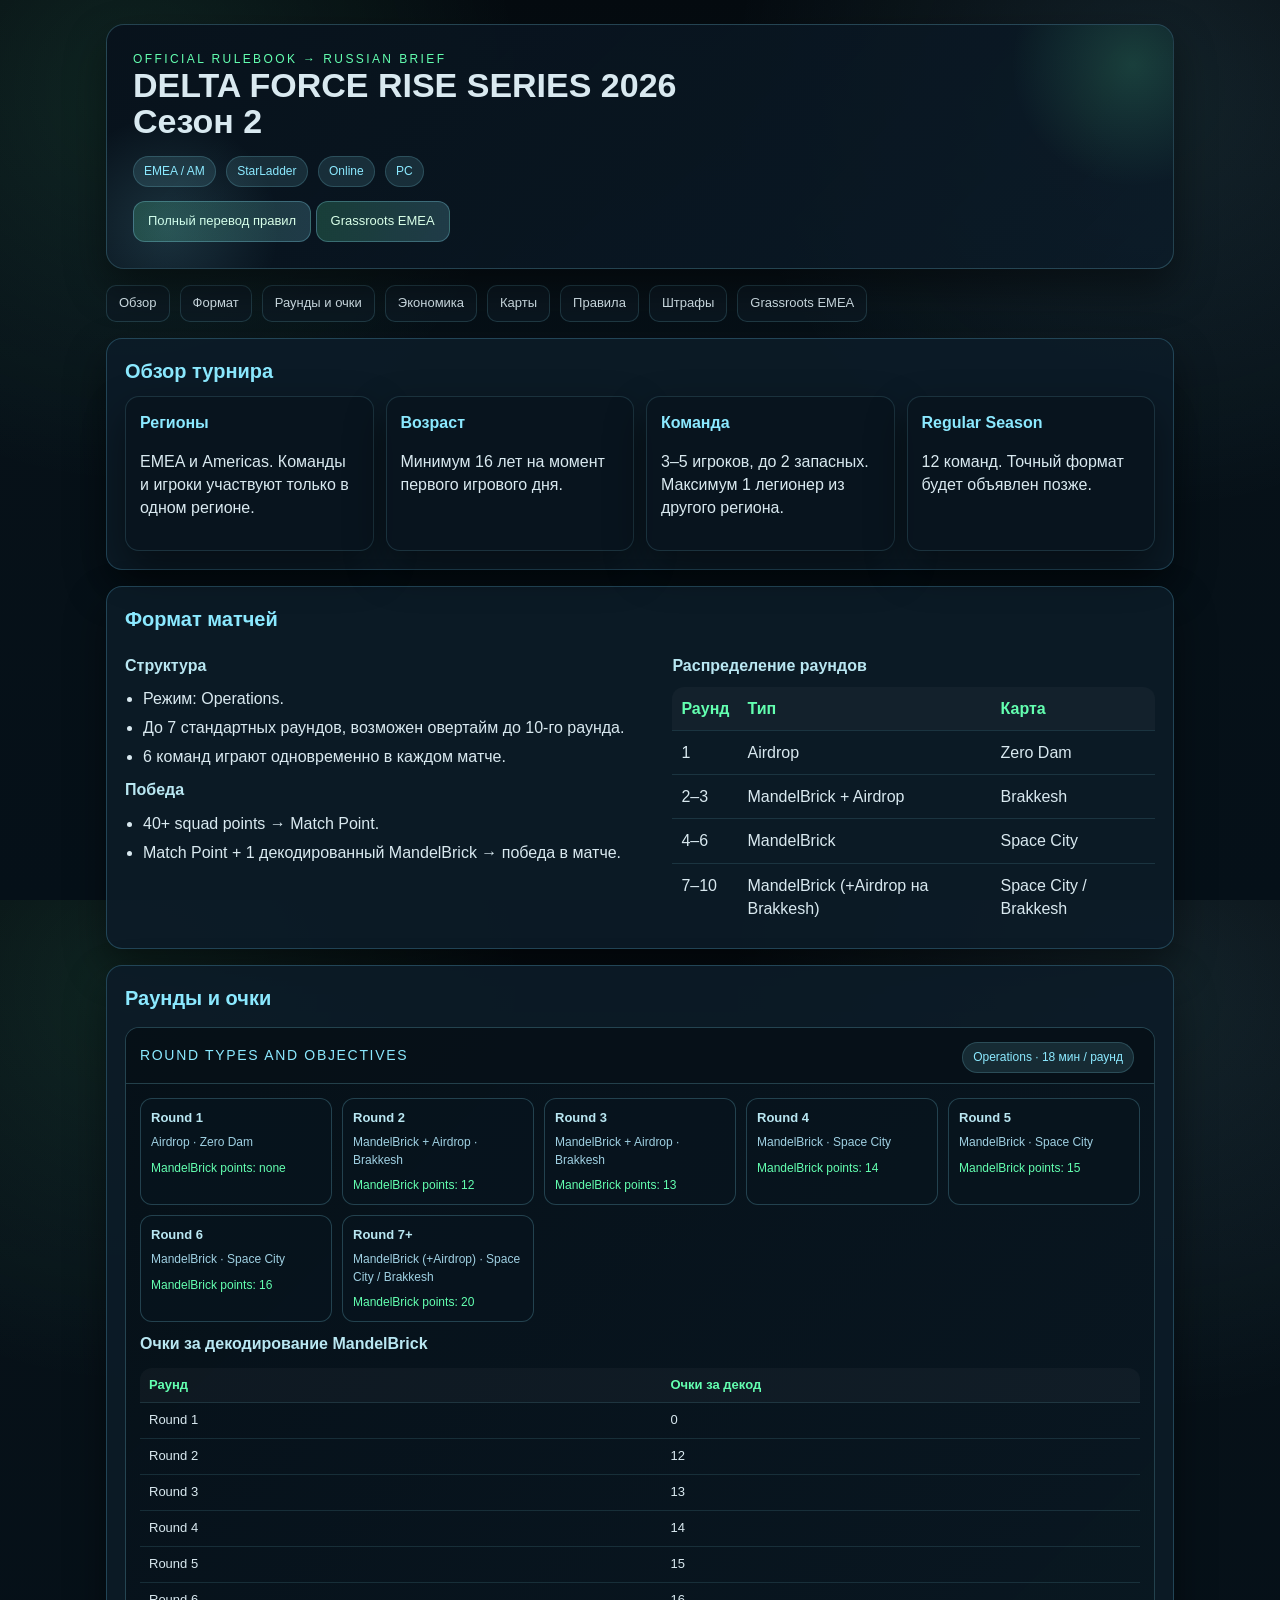
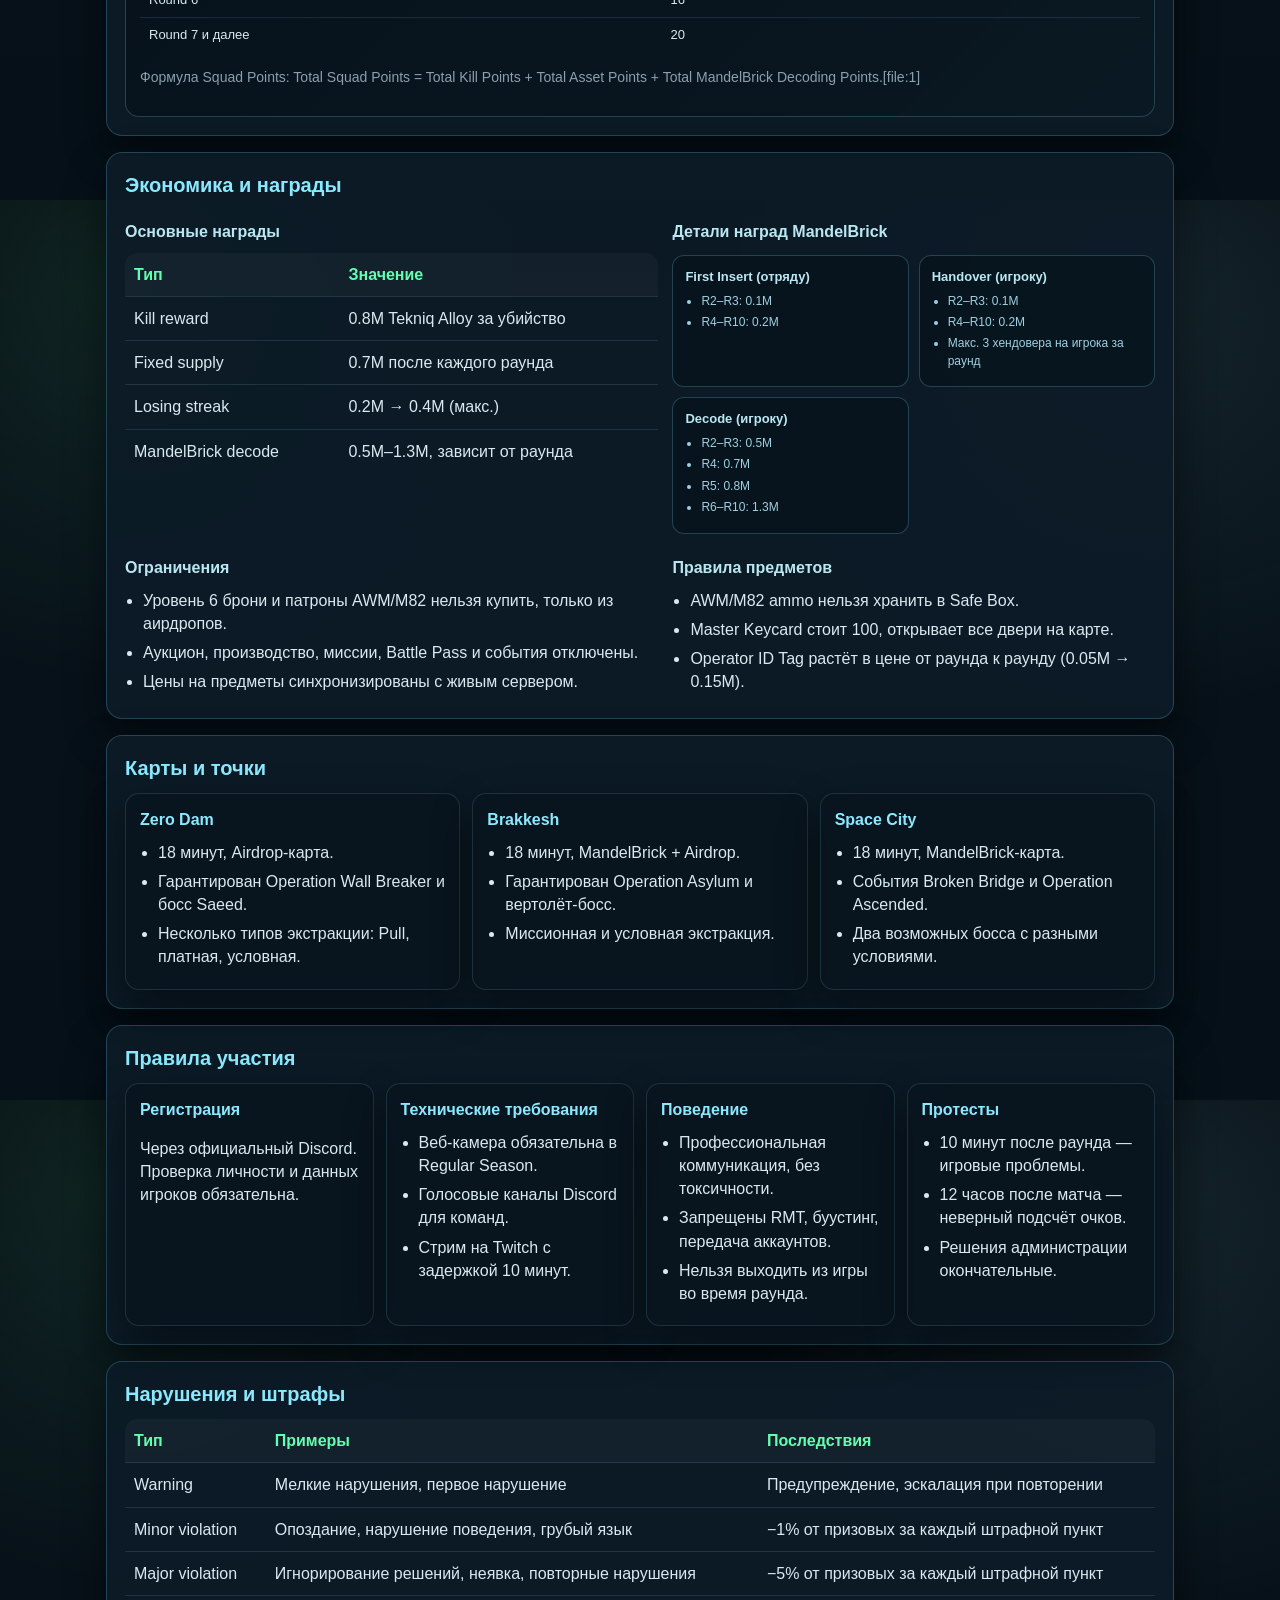
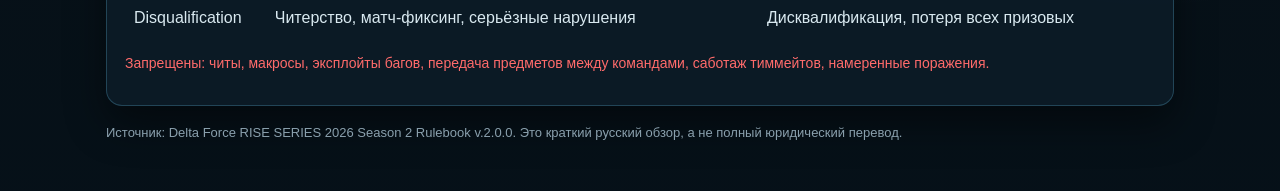
<file: index.html>
<!doctype html>
<html lang="ru">
<head>
  <meta charset="utf-8" />
  <meta name="viewport" content="width=device-width, initial-scale=1" />
  <title>Delta Force RISE SERIES 2026 — Сезон 2 | Правила</title>
  <link rel="stylesheet" href="style.css" />
  <style>
    .rounds-block{margin-top:14px;border:1px solid rgba(139,233,255,.22);border-radius:14px;overflow:hidden;background:linear-gradient(135deg,rgba(6,16,24,.96),rgba(10,24,34,.92))}
    .rounds-head{display:flex;align-items:center;justify-content:space-between;padding:10px 14px;border-bottom:1px solid rgba(139,233,255,.22);background:rgba(6,16,24,.9)}
    .rounds-title{font-size:14px;color:#8be9ff;text-transform:uppercase;letter-spacing:.12em}
    .rounds-body{padding:14px}
    .rounds-grid{display:grid;grid-template-columns:repeat(auto-fit,minmax(180px,1fr));gap:10px}
    .round-card{border:1px solid rgba(139,233,255,.22);border-radius:12px;padding:10px;background:rgba(8,20,30,.85)}
    .round-card h4{margin:0 0 6px;color:#b9e7f2;font-size:13px}
    .round-card .meta{font-size:12px;color:#9fd0e2}
    .round-card .points{margin-top:8px;font-size:12px;color:#63ffb0}
    .points-table{width:100%;border-collapse:collapse;margin-top:12px;border-radius:12px;overflow:hidden}
    .points-table th,.points-table td{border-bottom:1px solid rgba(139,233,255,.12);padding:8px 9px;text-align:left;font-size:13px}
    .points-table th{color:#63ffb0;background:rgba(255,255,255,.03)}
    .economy-grid{display:grid;grid-template-columns:repeat(auto-fit,minmax(200px,1fr));gap:10px;margin-top:12px}
    .eco-card{border:1px solid rgba(139,233,255,.22);border-radius:12px;padding:12px;background:rgba(8,20,30,.85)}
    .eco-card h4{margin:0 0 6px;color:#b9e7f2;font-size:13px}
    .eco-card ul{margin:6px 0 0 16px;padding:0;font-size:12px;color:#9fd0e2}
    .eco-card li{margin:4px 0}
    .full-link{display:inline-block;margin-top:14px;padding:10px 14px;border-radius:12px;background:linear-gradient(90deg,rgba(99,255,176,.18),rgba(139,233,255,.18));border:1px solid rgba(139,233,255,.28);color:#d9ffe8;text-decoration:none;font-size:13px}
    .full-link:hover{border-color:#8be9ff;background:rgba(139,233,255,.22)}
    @media(max-width:760px){.rounds-grid{grid-template-columns:1fr}}
  </style>
</head>
<body>
  <div class="wrap">
    <header class="hero">
      <div class="kicker">Official rulebook → Russian brief</div>
      <h1>DELTA FORCE RISE SERIES 2026<br/>Сезон 2</h1>
      <div class="tags">
        <span class="pill">EMEA / AM</span>
        <span class="pill">StarLadder</span>
        <span class="pill">Online</span>
        <span class="pill">PC</span>
      </div>
      <a class="full-link" href="rulebook_ru_full.html">Полный перевод правил</a>
      <a class="full-link" href="grassroots_emea_ru.html">Grassroots EMEA</a>
    </header>

    <nav class="nav">
      <a href="#overview">Обзор</a>
      <a href="#format">Формат</a>
      <a href="#rounds">Раунды и очки</a>
      <a href="#economy">Экономика</a>
      <a href="#maps">Карты</a>
      <a href="#rules">Правила</a>
      <a href="#penalties">Штрафы</a>
      <a href="grassroots_emea_ru.html">Grassroots EMEA</a>
    </nav>

    <main>
      <section id="overview" class="section">
        <h2>Обзор турнира</h2>
        <div class="grid">
          <div class="card">
            <h3>Регионы</h3>
            <p>EMEA и Americas. Команды и игроки участвуют только в одном регионе.</p>
          </div>
          <div class="card">
            <h3>Возраст</h3>
            <p>Минимум 16 лет на момент первого игрового дня.</p>
          </div>
          <div class="card">
            <h3>Команда</h3>
            <p>3–5 игроков, до 2 запасных. Максимум 1 легионер из другого региона.</p>
          </div>
          <div class="card">
            <h3>Regular Season</h3>
            <p>12 команд. Точный формат будет объявлен позже.</p>
          </div>
        </div>
      </section>

      <section id="format" class="section">
        <h2>Формат матчей</h2>
        <div class="two">
          <div>
            <h3>Структура</h3>
            <ul>
              <li>Режим: Operations.</li>
              <li>До 7 стандартных раундов, возможен овертайм до 10-го раунда.</li>
              <li>6 команд играют одновременно в каждом матче.</li>
            </ul>
            <h3>Победа</h3>
            <ul>
              <li>40+ squad points → Match Point.</li>
              <li>Match Point + 1 декодированный MandelBrick → победа в матче.</li>
            </ul>
          </div>
          <div>
            <h3>Распределение раундов</h3>
            <table>
              <tr><th>Раунд</th><th>Тип</th><th>Карта</th></tr>
              <tr><td>1</td><td>Airdrop</td><td>Zero Dam</td></tr>
              <tr><td>2–3</td><td>MandelBrick + Airdrop</td><td>Brakkesh</td></tr>
              <tr><td>4–6</td><td>MandelBrick</td><td>Space City</td></tr>
              <tr><td>7–10</td><td>MandelBrick (+Airdrop на Brakkesh)</td><td>Space City / Brakkesh</td></tr>
            </table>
          </div>
        </div>
      </section>

      <section id="rounds" class="section">
        <h2>Раунды и очки</h2>
        <div class="rounds-block">
          <div class="rounds-head">
            <div class="rounds-title">Round Types and Objectives</div>
            <div class="pill">Operations · 18 мин / раунд</div>
          </div>
          <div class="rounds-body">
            <div class="rounds-grid">
              <div class="round-card">
                <h4>Round 1</h4>
                <div class="meta">Airdrop · Zero Dam</div>
                <div class="points">MandelBrick points: none</div>
              </div>
              <div class="round-card">
                <h4>Round 2</h4>
                <div class="meta">MandelBrick + Airdrop · Brakkesh</div>
                <div class="points">MandelBrick points: 12</div>
              </div>
              <div class="round-card">
                <h4>Round 3</h4>
                <div class="meta">MandelBrick + Airdrop · Brakkesh</div>
                <div class="points">MandelBrick points: 13</div>
              </div>
              <div class="round-card">
                <h4>Round 4</h4>
                <div class="meta">MandelBrick · Space City</div>
                <div class="points">MandelBrick points: 14</div>
              </div>
              <div class="round-card">
                <h4>Round 5</h4>
                <div class="meta">MandelBrick · Space City</div>
                <div class="points">MandelBrick points: 15</div>
              </div>
              <div class="round-card">
                <h4>Round 6</h4>
                <div class="meta">MandelBrick · Space City</div>
                <div class="points">MandelBrick points: 16</div>
              </div>
              <div class="round-card">
                <h4>Round 7+</h4>
                <div class="meta">MandelBrick (+Airdrop) · Space City / Brakkesh</div>
                <div class="points">MandelBrick points: 20</div>
              </div>
            </div>

            <h3>Очки за декодирование MandelBrick</h3>
            <table class="points-table">
              <tr><th>Раунд</th><th>Очки за декод</th></tr>
              <tr><td>Round 1</td><td>0</td></tr>
              <tr><td>Round 2</td><td>12</td></tr>
              <tr><td>Round 3</td><td>13</td></tr>
              <tr><td>Round 4</td><td>14</td></tr>
              <tr><td>Round 5</td><td>15</td></tr>
              <tr><td>Round 6</td><td>16</td></tr>
              <tr><td>Round 7 и далее</td><td>20</td></tr>
            </table>

            <p class="note">Формула Squad Points: Total Squad Points = Total Kill Points + Total Asset Points + Total MandelBrick Decoding Points.[file:1]</p>
          </div>
        </div>
      </section>

      <section id="economy" class="section">
        <h2>Экономика и награды</h2>
        <div class="two">
          <div>
            <h3>Основные награды</h3>
            <table>
              <tr><th>Тип</th><th>Значение</th></tr>
              <tr><td>Kill reward</td><td>0.8M Tekniq Alloy за убийство</td></tr>
              <tr><td>Fixed supply</td><td>0.7M после каждого раунда</td></tr>
              <tr><td>Losing streak</td><td>0.2M → 0.4M (макс.)</td></tr>
              <tr><td>MandelBrick decode</td><td>0.5M–1.3M, зависит от раунда</td></tr>
            </table>
          </div>
          <div>
            <h3>Детали наград MandelBrick</h3>
            <div class="economy-grid">
              <div class="eco-card">
                <h4>First Insert (отряду)</h4>
                <ul>
                  <li>R2–R3: 0.1M</li>
                  <li>R4–R10: 0.2M</li>
                </ul>
              </div>
              <div class="eco-card">
                <h4>Handover (игроку)</h4>
                <ul>
                  <li>R2–R3: 0.1M</li>
                  <li>R4–R10: 0.2M</li>
                  <li>Макс. 3 хендовера на игрока за раунд</li>
                </ul>
              </div>
              <div class="eco-card">
                <h4>Decode (игроку)</h4>
                <ul>
                  <li>R2–R3: 0.5M</li>
                  <li>R4: 0.7M</li>
                  <li>R5: 0.8M</li>
                  <li>R6–R10: 1.3M</li>
                </ul>
              </div>
            </div>
          </div>
        </div>
        <div class="two" style="margin-top:12px">
          <div>
            <h3>Ограничения</h3>
            <ul>
              <li>Уровень 6 брони и патроны AWM/M82 нельзя купить, только из аирдропов.</li>
              <li>Аукцион, производство, миссии, Battle Pass и события отключены.</li>
              <li>Цены на предметы синхронизированы с живым сервером.</li>
            </ul>
          </div>
          <div>
            <h3>Правила предметов</h3>
            <ul>
              <li>AWM/M82 ammo нельзя хранить в Safe Box.</li>
              <li>Master Keycard стоит 100, открывает все двери на карте.</li>
              <li>Operator ID Tag растёт в цене от раунда к раунду (0.05M → 0.15M).</li>
            </ul>
          </div>
        </div>
      </section>

      <section id="maps" class="section">
        <h2>Карты и точки</h2>
        <div class="grid">
          <div class="card">
            <h3>Zero Dam</h3>
            <ul>
              <li>18 минут, Airdrop-карта.</li>
              <li>Гарантирован Operation Wall Breaker и босс Saeed.</li>
              <li>Несколько типов экстракции: Pull, платная, условная.</li>
            </ul>
          </div>
          <div class="card">
            <h3>Brakkesh</h3>
            <ul>
              <li>18 минут, MandelBrick + Airdrop.</li>
              <li>Гарантирован Operation Asylum и вертолёт-босс.</li>
              <li>Миссионная и условная экстракция.</li>
            </ul>
          </div>
          <div class="card">
            <h3>Space City</h3>
            <ul>
              <li>18 минут, MandelBrick-карта.</li>
              <li>События Broken Bridge и Operation Ascended.</li>
              <li>Два возможных босса с разными условиями.</li>
            </ul>
          </div>
        </div>
      </section>

      <section id="rules" class="section">
        <h2>Правила участия</h2>
        <div class="grid">
          <div class="card">
            <h3>Регистрация</h3>
            <p>Через официальный Discord. Проверка личности и данных игроков обязательна.</p>
          </div>
          <div class="card">
            <h3>Технические требования</h3>
            <ul>
              <li>Веб-камера обязательна в Regular Season.</li>
              <li>Голосовые каналы Discord для команд.</li>
              <li>Стрим на Twitch с задержкой 10 минут.</li>
            </ul>
          </div>
          <div class="card">
            <h3>Поведение</h3>
            <ul>
              <li>Профессиональная коммуникация, без токсичности.</li>
              <li>Запрещены RMT, буустинг, передача аккаунтов.</li>
              <li>Нельзя выходить из игры во время раунда.</li>
            </ul>
          </div>
          <div class="card">
            <h3>Протесты</h3>
            <ul>
              <li>10 минут после раунда — игровые проблемы.</li>
              <li>12 часов после матча — неверный подсчёт очков.</li>
              <li>Решения администрации окончательные.</li>
            </ul>
          </div>
        </div>
      </section>

      <section id="penalties" class="section">
        <h2>Нарушения и штрафы</h2>
        <table>
          <tr><th>Тип</th><th>Примеры</th><th>Последствия</th></tr>
          <tr><td>Warning</td><td>Мелкие нарушения, первое нарушение</td><td>Предупреждение, эскалация при повторении</td></tr>
          <tr><td>Minor violation</td><td>Опоздание, нарушение поведения, грубый язык</td><td>−1% от призовых за каждый штрафной пункт</td></tr>
          <tr><td>Major violation</td><td>Игнорирование решений, неявка, повторные нарушения</td><td>−5% от призовых за каждый штрафной пункт</td></tr>
          <tr><td>Disqualification</td><td>Читерство, матч-фиксинг, серьёзные нарушения</td><td>Дисквалификация, потеря всех призовых</td></tr>
        </table>
        <p class="note danger">Запрещены: читы, макросы, эксплойты багов, передача предметов между командами, саботаж тиммейтов, намеренные поражения.</p>
      </section>
    </main>

    <footer class="footer">
      Источник: Delta Force RISE SERIES 2026 Season 2 Rulebook v.2.0.0. Это краткий русский обзор, а не полный юридический перевод.
    </footer>
  </div>
</body>
</html>
</file>
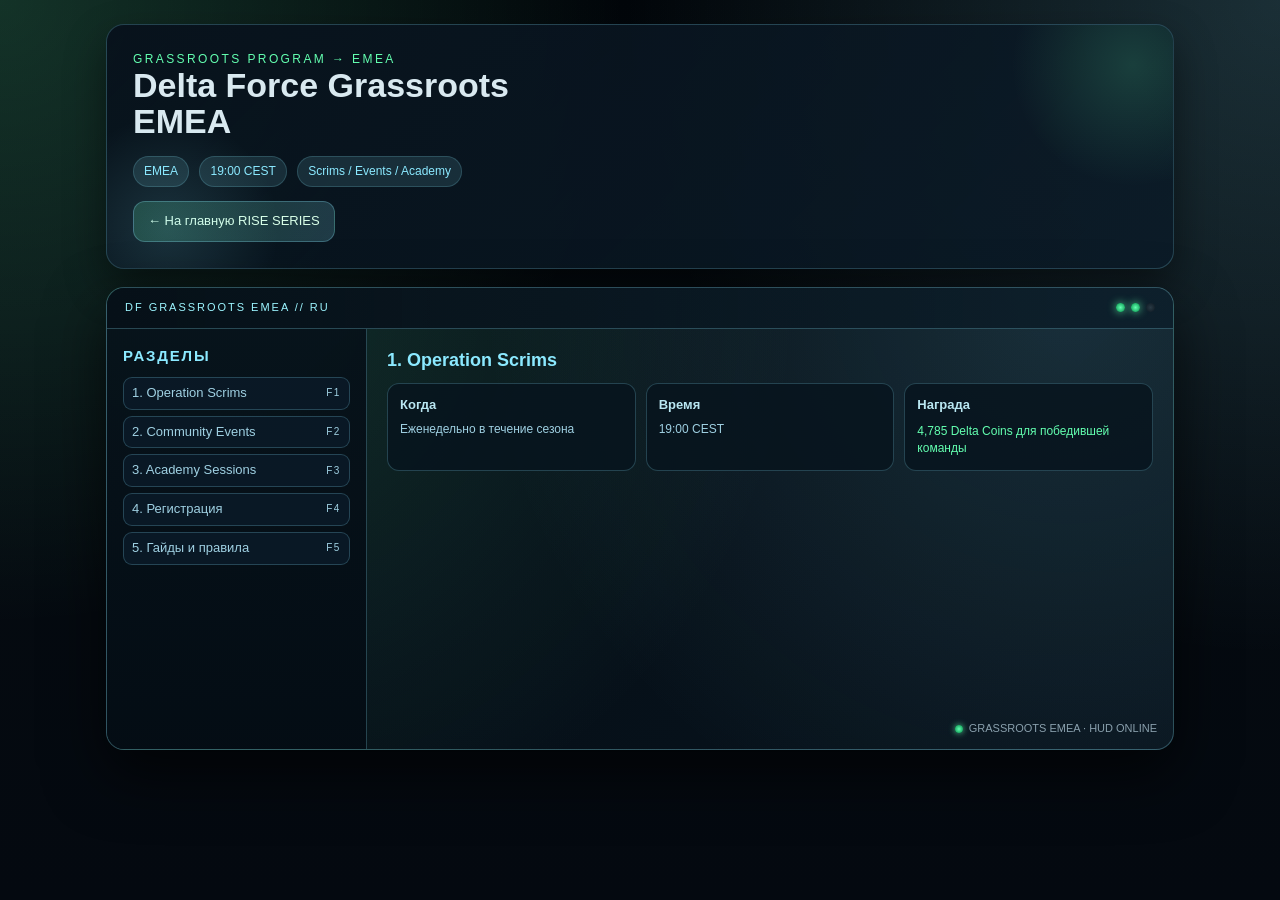
<file: grassroots_emea_ru.html>
<!doctype html>
<html lang="ru">
<head>
  <meta charset="utf-8" />
  <meta name="viewport" content="width=device-width, initial-scale=1" />
  <title>Delta Force Grassroots | EMEA — Кратко на русском</title>
  <link rel="stylesheet" href="style.css" />
  <style>
    body{background:
      radial-gradient(circle at 0% 0%, rgba(99,255,176,.18), transparent 40%),
      radial-gradient(circle at 100% 0%, rgba(139,233,255,.18), transparent 42%),
      linear-gradient(180deg,#02060a 0%,#050b10 35%,#040910 100%);
    }
    .hud-shell{margin-top:18px;border-radius:18px;overflow:hidden;position:relative;border:1px solid rgba(139,233,255,.28);box-shadow:0 24px 60px rgba(0,0,0,.65);background:radial-gradient(circle at 10% 0%,rgba(99,255,176,.14),transparent 55%),radial-gradient(circle at 90% 0%,rgba(139,233,255,.14),transparent 55%),linear-gradient(135deg,rgba(4,12,20,.95),rgba(8,20,30,.98));}
    .hud-top{display:flex;justify-content:space-between;align-items:center;padding:12px 18px;border-bottom:1px solid rgba(139,233,255,.25);background:linear-gradient(90deg,rgba(6,16,24,1),rgba(12,30,42,.85));}
    .hud-logo{text-transform:uppercase;letter-spacing:.18em;font-size:11px;color:#9cf5ff}
    .hud-leds{display:flex;gap:6px}
    .hud-led{width:9px;height:9px;border-radius:50%;background:radial-gradient(circle,#63ffb0,#008b46);box-shadow:0 0 8px rgba(99,255,176,.8)}
    .hud-led.off{background:radial-gradient(circle,#293944,#0b1720);box-shadow:none}
    .hud-main{display:grid;grid-template-columns:260px 1fr;min-height:420px}
    .hud-sidebar{border-right:1px solid rgba(139,233,255,.25);background:linear-gradient(180deg,rgba(6,18,26,.96),rgba(4,12,20,.96));padding:16px}
    .hud-sidebar h2{margin-top:0;color:#8be9ff;font-size:15px;text-transform:uppercase;letter-spacing:.12em}
    .hud-list{list-style:none;margin:0;padding:0;font-size:13px}
    .hud-list li{margin:6px 0;padding:6px 8px;border-radius:9px;border:1px solid rgba(139,233,255,.22);background:rgba(11,27,40,.85);cursor:pointer;display:flex;justify-content:space-between;align-items:center}
    .hud-list li span{color:#9fd0e2}
    .hud-key{font-size:10px;color:#63ffb0;text-transform:uppercase;letter-spacing:.16em}
    .hud-content{padding:18px 20px;position:relative}
    .hud-section{display:none;animation:hudFade .35s ease-out forwards}
    .hud-section.active{display:block}
    .hud-section h3{margin-top:0;color:#8be9ff;font-size:18px}
    .hud-section h4{margin-top:18px;color:#b9e7f2;font-size:15px}
    .hud-section p,.hud-section ul{font-size:14px}
    .hud-section ul{margin:6px 0 0 18px}
    .hud-section li{margin:4px 0}
    .hud-status{position:absolute;right:16px;bottom:12px;font-size:11px;color:#8aa0ad;display:flex;align-items:center;gap:6px}
    .hud-status-dot{width:8px;height:8px;border-radius:50%;background:radial-gradient(circle,#63ffb0,#008b46);box-shadow:0 0 6px rgba(99,255,176,.8)}
    .back-link{display:inline-block;margin-top:14px;padding:10px 14px;border-radius:12px;background:linear-gradient(90deg,rgba(99,255,176,.18),rgba(139,233,255,.18));border:1px solid rgba(139,233,255,.28);color:#d9ffe8;text-decoration:none;font-size:13px}
    .back-link:hover{border-color:#8be9ff;background:rgba(139,233,255,.22)}
    .info-grid{display:grid;grid-template-columns:repeat(auto-fit,minmax(180px,1fr));gap:10px;margin-top:10px}
    .info-card{border:1px solid rgba(139,233,255,.22);border-radius:12px;padding:12px;background:rgba(8,20,30,.85)}
    .info-card h4{margin:0 0 6px;color:#b9e7f2;font-size:13px}
    .info-card .meta{font-size:12px;color:#9fd0e2}
    .info-card .prize{margin-top:8px;font-size:12px;color:#63ffb0}
    .date-list{margin:8px 0 0 16px;padding:0;font-size:12px;color:#9fd0e2}
    .date-list li{margin:4px 0}
    .link-list{margin:8px 0 0 16px;padding:0;font-size:12px;color:#9fd0e2}
    .link-list a{color:#8be9ff;text-decoration:none}
    .link-list a:hover{text-decoration:underline}
    @keyframes hudFade{from{opacity:0;transform:translateY(8px)}to{opacity:1;transform:translateY(0)}}
    @media(max-width:960px){.hud-main{grid-template-columns:1fr}.hud-sidebar{border-right:none;border-bottom:1px solid rgba(139,233,255,.25)}}
  </style>
</head>
<body>
  <div class="wrap">
    <header class="hero">
      <div class="kicker">Grassroots Program → EMEA</div>
      <h1>Delta Force Grassroots<br/>EMEA</h1>
      <div class="tags">
        <span class="pill">EMEA</span>
        <span class="pill">19:00 CEST</span>
        <span class="pill">Scrims / Events / Academy</span>
      </div>
      <a class="back-link" href="index.html">← На главную RISE SERIES</a>
    </header>

    <div class="hud-shell">
      <div class="hud-top">
        <div class="hud-logo">DF GRASSROOTS EMEA // RU</div>
        <div class="hud-leds">
          <div class="hud-led"></div>
          <div class="hud-led"></div>
          <div class="hud-led off"></div>
        </div>
      </div>
      <div class="hud-main">
        <aside class="hud-sidebar">
          <h2>РАЗДЕЛЫ</h2>
          <ul class="hud-list">
            <li data-target="sec1"><span>1. Operation Scrims</span><span class="hud-key">F1</span></li>
            <li data-target="sec2"><span>2. Community Events</span><span class="hud-key">F2</span></li>
            <li data-target="sec3"><span>3. Academy Sessions</span><span class="hud-key">F3</span></li>
            <li data-target="sec4"><span>4. Регистрация</span><span class="hud-key">F4</span></li>
            <li data-target="sec5"><span>5. Гайды и правила</span><span class="hud-key">F5</span></li>
          </ul>
        </aside>
        <section class="hud-content">
          <!-- 1. Operation Scrims -->
          <div id="sec1" class="hud-section active">
            <h3>1. Operation Scrims</h3>
            <div class="info-grid">
              <div class="info-card">
                <h4>Когда</h4>
                <div class="meta">Еженедельно в течение сезона</div>
              </div>
              <div class="info-card">
                <h4>Время</h4>
                <div class="meta">19:00 CEST</div>
              </div>
              <div class="info-card">
                <h4>Награда</h4>
                <div class="prize">4,785 Delta Coins для победившей команды</div>
              </div>
            </div>
          </div>

          <!-- 2. Community Events -->
          <div id="sec2" class="hud-section">
            <h3>2. Community Events</h3>
            <div class="info-grid">
              <div class="info-card">
                <h4>Event #1</h4>
                <ul class="date-list">
                  <li>Qualifiers: 16, 18 и 20 августа</li>
                  <li>Finals: 22–23 августа</li>
                </ul>
                <div class="prize">$2,000 cash prize за финал</div>
              </div>
              <div class="info-card">
                <h4>Event #2</h4>
                <ul class="date-list">
                  <li>Qualifiers: 1, 8 и 15 ноября</li>
                  <li>Finals: 21–22 ноября</li>
                </ul>
                <div class="prize">$2,000 cash prize за финал</div>
              </div>
              <div class="info-card">
                <h4>Время</h4>
                <div class="meta">19:00 CEST</div>
              </div>
            </div>
          </div>

          <!-- 3. Academy Sessions -->
          <div id="sec3" class="hud-section">
            <h3>3. Academy Sessions</h3>
            <div class="info-grid">
              <div class="info-card">
                <h4>Даты</h4>
                <ul class="date-list">
                  <li>27 августа</li>
                  <li>10 и 24 сентября</li>
                  <li>1, 15 и 29 октября</li>
                  <li>12 и 26 ноября</li>
                </ul>
              </div>
              <div class="info-card">
                <h4>Формат</h4>
                <div class="meta">Академические сессии для игроков: практика, советы, поиск тиммейтов.</div>
              </div>
            </div>
          </div>

          <!-- 4. Регистрация -->
          <div id="sec4" class="hud-section">
            <h3>4. Как зарегистрироваться</h3>
            <div class="info-grid">
              <div class="info-card">
                <h4>Команды</h4>
                <ul class="link-list">
                  <li><a href="#" target="_blank">Community Events: emea-event-1-registration</a></li>
                  <li><a href="#" target="_blank">Scrims: emea-scrims-registration</a></li>
                </ul>
              </div>
              <div class="info-card">
                <h4>Соло</h4>
                <ul class="link-list">
                  <li><a href="#" target="_blank">Solo Registration: emea-solo-registration</a></li>
                  <li><a href="https://forms.gle/nZiFamu3CQdPCxHGA" target="_blank">Форма соло‑игрока</a></li>
                </ul>
              </div>
              <div class="info-card">
                <h4>Поиск команды</h4>
                <ul class="link-list">
                  <li><a href="#" target="_blank">Канал looking-for-team</a></li>
                  <li><a href="https://forms.gle/nZiFamu3CQdPCxHGA" target="_blank">Регистрация соло (форма)</a></li>
                </ul>
              </div>
            </div>
            <p class="note" style="margin-top:10px">Если нужна помощь, используй канал emea-support.</p>
          </div>

          <!-- 5. Гайды и правила -->
          <div id="sec5" class="hud-section">
            <h3>5. Гайды и правила</h3>
            <ul class="link-list">
              <li><a href="https://docs.google.com/document/d/1Z2-71S22kd0q0dNOTSPDnXwQyplltMOltUxATswzVcA/edit?usp=drive_link" target="_blank">Registration Guide</a></li>
              <li><a href="https://docs.google.com/document/d/1-LtsFhHSd9TqhIL-D1bdtUijVcw_AeulnSG8pI4t7SY/edit?tab=t.0" target="_blank">Game Client Guide</a></li>
              <li><a href="https://docs.google.com/document/d/1kjx-Kr_e8S7mKYZbfKHrHuG92e-HZ0BchCZp8srr2yU/edit?tab=t.0" target="_blank">Community Event Rulebook</a></li>
              <li><a href="https://docs.google.com/document/d/1WtzH_QjVE46fNVF2fFdW4-33qUdppOH94NwrOT4yUyY/edit?usp=drive_link" target="_blank">Scrims Rulebook</a></li>
            </ul>
          </div>

          <div class="hud-status">
            <span class="hud-status-dot"></span>
            <span>GRASSROOTS EMEA · HUD ONLINE</span>
          </div>
        </section>
      </div>
    </div>
  </div>

  <script>
    const items = document.querySelectorAll('.hud-list li');
    const sections = document.querySelectorAll('.hud-section');
    items.forEach(item => {
      item.addEventListener('click', () => {
        const target = item.dataset.target;
        sections.forEach(s => {
          s.classList.toggle('active', s.id === target);
        });
      });
    });
  </script>
</body>
</html>
</file>
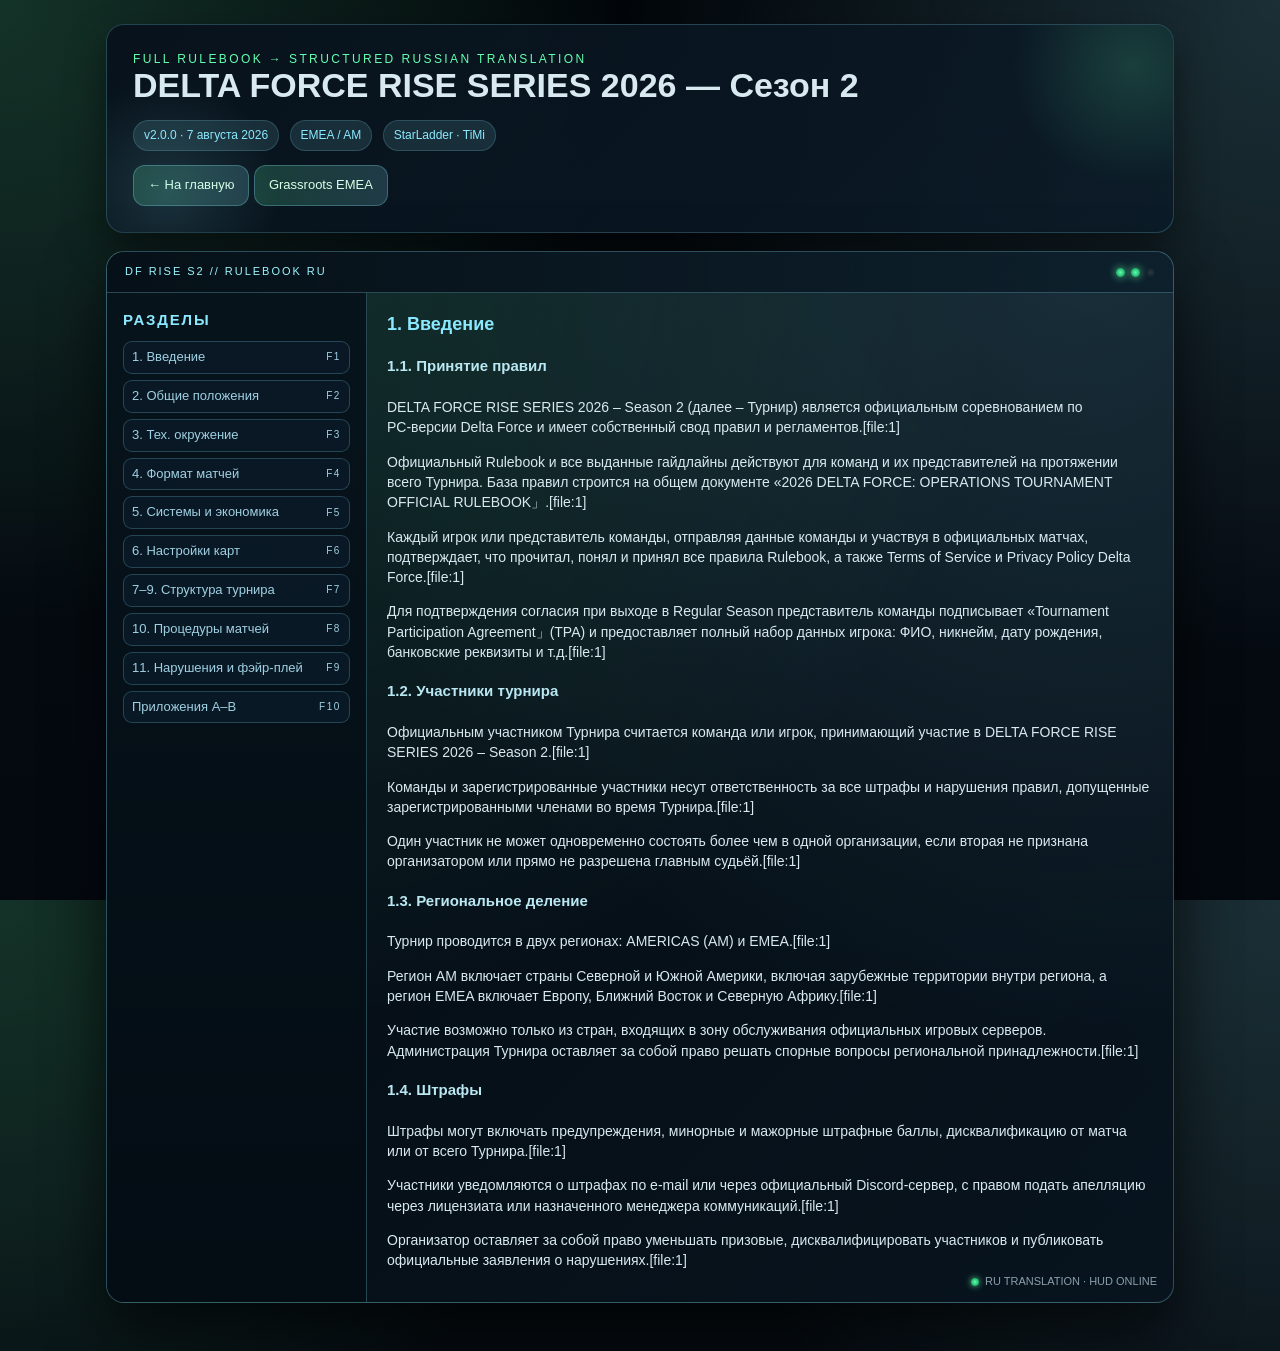
<file: rulebook_ru_full.html>
<!doctype html>
<html lang="ru">
<head>
  <meta charset="utf-8" />
  <meta name="viewport" content="width=device-width, initial-scale=1" />
  <title>Delta Force RISE SERIES 2026 — Полный перевод правил</title>
  <link rel="stylesheet" href="style.css" />
  <style>
    body{background:
      radial-gradient(circle at 0% 0%, rgba(99,255,176,.18), transparent 40%),
      radial-gradient(circle at 100% 0%, rgba(139,233,255,.18), transparent 42%),
      linear-gradient(180deg,#02060a 0%,#050b10 35%,#040910 100%);
    }
    .hud-shell{margin-top:18px;border-radius:18px;overflow:hidden;position:relative;border:1px solid rgba(139,233,255,.28);box-shadow:0 24px 60px rgba(0,0,0,.65);background:radial-gradient(circle at 10% 0%,rgba(99,255,176,.14),transparent 55%),radial-gradient(circle at 90% 0%,rgba(139,233,255,.14),transparent 55%),linear-gradient(135deg,rgba(4,12,20,.95),rgba(8,20,30,.98));}
    .hud-top{display:flex;justify-content:space-between;align-items:center;padding:12px 18px;border-bottom:1px solid rgba(139,233,255,.25);background:linear-gradient(90deg,rgba(6,16,24,1),rgba(12,30,42,.85));}
    .hud-logo{text-transform:uppercase;letter-spacing:.18em;font-size:11px;color:#9cf5ff}
    .hud-leds{display:flex;gap:6px}
    .hud-led{width:9px;height:9px;border-radius:50%;background:radial-gradient(circle,#63ffb0,#008b46);box-shadow:0 0 8px rgba(99,255,176,.8)}
    .hud-led.off{background:radial-gradient(circle,#293944,#0b1720);box-shadow:none}
    .hud-main{display:grid;grid-template-columns:260px 1fr;min-height:420px}
    .hud-sidebar{border-right:1px solid rgba(139,233,255,.25);background:linear-gradient(180deg,rgba(6,18,26,.96),rgba(4,12,20,.96));padding:16px}
    .hud-sidebar h2{margin-top:0;color:#8be9ff;font-size:15px;text-transform:uppercase;letter-spacing:.12em}
    .hud-list{list-style:none;margin:0;padding:0;font-size:13px}
    .hud-list li{margin:6px 0;padding:6px 8px;border-radius:9px;border:1px solid rgba(139,233,255,.22);background:rgba(11,27,40,.85);cursor:pointer;display:flex;justify-content:space-between;align-items:center}
    .hud-list li span{color:#9fd0e2}
    .hud-key{font-size:10px;color:#63ffb0;text-transform:uppercase;letter-spacing:.16em}
    .hud-content{padding:18px 20px;position:relative}
    .hud-section{display:none;animation:hudFade .35s ease-out forwards}
    .hud-section.active{display:block}
    .hud-section h3{margin-top:0;color:#8be9ff;font-size:18px}
    .hud-section h4{margin-top:18px;color:#b9e7f2;font-size:15px}
    .hud-section p,.hud-section ul{font-size:14px}
    .hud-section ul{margin:6px 0 0 18px}
    .hud-section li{margin:4px 0}
    .hud-status{position:absolute;right:16px;bottom:12px;font-size:11px;color:#8aa0ad;display:flex;align-items:center;gap:6px}
    .hud-status-dot{width:8px;height:8px;border-radius:50%;background:radial-gradient(circle,#63ffb0,#008b46);box-shadow:0 0 6px rgba(99,255,176,.8)}
    .back-link{display:inline-block;margin-top:14px;padding:10px 14px;border-radius:12px;background:linear-gradient(90deg,rgba(99,255,176,.18),rgba(139,233,255,.18));border:1px solid rgba(139,233,255,.28);color:#d9ffe8;text-decoration:none;font-size:13px}
    .back-link:hover{border-color:#8be9ff;background:rgba(139,233,255,.22)}
    @keyframes hudFade{from{opacity:0;transform:translateY(8px)}to{opacity:1;transform:translateY(0)}}
    @media(max-width:960px){.hud-main{grid-template-columns:1fr}.hud-sidebar{border-right:none;border-bottom:1px solid rgba(139,233,255,.25)}}
  </style>
</head>
<body>
  <div class="wrap">
    <header class="hero">
      <div class="kicker">Full rulebook → structured Russian translation</div>
      <h1>DELTA FORCE RISE SERIES 2026 — Сезон 2</h1>
      <div class="tags">
        <span class="pill">v2.0.0 · 7 августа 2026</span>
        <span class="pill">EMEA / AM</span>
        <span class="pill">StarLadder · TiMi</span>
      </div>
      <a class="back-link" href="index.html">← На главную</a>
      <a class="back-link" href="grassroots_emea_ru.html">Grassroots EMEA</a>
    </header>

    <div class="hud-shell">
      <div class="hud-top">
        <div class="hud-logo">DF RISE S2 // RULEBOOK RU</div>
        <div class="hud-leds">
          <div class="hud-led"></div>
          <div class="hud-led"></div>
          <div class="hud-led off"></div>
        </div>
      </div>
      <div class="hud-main">
        <aside class="hud-sidebar">
          <h2>РАЗДЕЛЫ</h2>
          <ul class="hud-list">
            <li data-target="sec1"><span>1. Введение</span><span class="hud-key">F1</span></li>
            <li data-target="sec2"><span>2. Общие положения</span><span class="hud-key">F2</span></li>
            <li data-target="sec3"><span>3. Тех. окружение</span><span class="hud-key">F3</span></li>
            <li data-target="sec4"><span>4. Формат матчей</span><span class="hud-key">F4</span></li>
            <li data-target="sec5"><span>5. Системы и экономика</span><span class="hud-key">F5</span></li>
            <li data-target="sec6"><span>6. Настройки карт</span><span class="hud-key">F6</span></li>
            <li data-target="sec7"><span>7–9. Структура турнира</span><span class="hud-key">F7</span></li>
            <li data-target="sec10"><span>10. Процедуры матчей</span><span class="hud-key">F8</span></li>
            <li data-target="sec11"><span>11. Нарушения и фэйр-плей</span><span class="hud-key">F9</span></li>
            <li data-target="secA"><span>Приложения A–B</span><span class="hud-key">F10</span></li>
          </ul>
        </aside>
        <section class="hud-content">
          <!-- 1. Introduction -->
          <div id="sec1" class="hud-section active">
            <h3>1. Введение</h3>
            <h4>1.1. Принятие правил</h4>
            <p>DELTA FORCE RISE SERIES 2026 – Season 2 (далее – Турнир) является официальным соревнованием по PC‑версии Delta Force и имеет собственный свод правил и регламентов.[file:1]</p>
            <p>Официальный Rulebook и все выданные гайдлайны действуют для команд и их представителей на протяжении всего Турнира. База правил строится на общем документе «2026 DELTA FORCE: OPERATIONS TOURNAMENT OFFICIAL RULEBOOK」.[file:1]</p>
            <p>Каждый игрок или представитель команды, отправляя данные команды и участвуя в официальных матчах, подтверждает, что прочитал, понял и принял все правила Rulebook, а также Terms of Service и Privacy Policy Delta Force.[file:1]</p>
            <p>Для подтверждения согласия при выходе в Regular Season представитель команды подписывает «Tournament Participation Agreement」(TPA) и предоставляет полный набор данных игрока: ФИО, никнейм, дату рождения, банковские реквизиты и т.д.[file:1]</p>
            <h4>1.2. Участники турнира</h4>
            <p>Официальным участником Турнира считается команда или игрок, принимающий участие в DELTA FORCE RISE SERIES 2026 – Season 2.[file:1]</p>
            <p>Команды и зарегистрированные участники несут ответственность за все штрафы и нарушения правил, допущенные зарегистрированными членами во время Турнира.[file:1]</p>
            <p>Один участник не может одновременно состоять более чем в одной организации, если вторая не признана организатором или прямо не разрешена главным судьёй.[file:1]</p>
            <h4>1.3. Региональное деление</h4>
            <p>Турнир проводится в двух регионах: AMERICAS (AM) и EMEA.[file:1]</p>
            <p>Регион AM включает страны Северной и Южной Америки, включая зарубежные территории внутри региона, а регион EMEA включает Европу, Ближний Восток и Северную Африку.[file:1]</p>
            <p>Участие возможно только из стран, входящих в зону обслуживания официальных игровых серверов. Администрация Турнира оставляет за собой право решать спорные вопросы региональной принадлежности.[file:1]</p>
            <h4>1.4. Штрафы</h4>
            <p>Штрафы могут включать предупреждения, минорные и мажорные штрафные баллы, дисквалификацию от матча или от всего Турнира.[file:1]</p>
            <p>Участники уведомляются о штрафах по e‑mail или через официальный Discord‑сервер, с правом подать апелляцию через лицензиата или назначенного менеджера коммуникаций.[file:1]</p>
            <p>Организатор оставляет за собой право уменьшать призовые, дисквалифицировать участников и публиковать официальные заявления о нарушениях.[file:1]</p>
          </div>

          <!-- 2. General -->
          <div id="sec2" class="hud-section">
            <h3>2. Общие положения</h3>
            <h4>2.1. Изменение правил</h4>
            <p>StarLadder может изменять, дополнять или удалять правила на любом этапе Турнира без отдельного уведомления, если это необходимо для сохранения спортивной целостности.[file:1]</p>
            <p>Организатор может принимать решения по ситуациям, не описанным в Rulebook, чтобы предотвратить нарушения честной конкуренции и спортивного поведения.[file:1]</p>
            <h4>2.2. Конфиденциальность</h4>
            <p>Любые диалоги между представителями организатора и игроками/командами по любым каналам связи считаются строго конфиденциальными.[file:1]</p>
            <p>Публикация таких материалов запрещена без письменного разрешения Head of TO (StarLadder).[/file:1]</p>
            <h4>2.3. Ответственность и соглашения</h4>
            <p>Администрация отвечает за проведение всех стадий Турнира и своевременное информирование через официальный Discord‑сервер.[file:1]</p>
            <p>Организатор не несёт ответственности за информацию на сторонних ресурсах и любые соглашения между командами, противоречащие Rulebook и регламенту.[file:1]</p>
            <h4>2.4. Прямые трансляции</h4>
            <p>Любой матч Турнира может быть выбран для трансляции организатором или партнёрами на разных платформах.[file:1]</p>
            <p>Все права на трансляцию DELTA FORCE RISE SERIES 2026 – Season 2 принадлежат TiMi (видеостримы, POV, радио, демо, TV и др.).[/file:1]</p>
            <p>Организатор имеет право защищать созданный контент от перетрансляции и несанкционированного пост‑продакшена.[file:1]</p>
            <h4>2.5. Коммуникация</h4>
            <p>Официальные каналы общения: e‑mail и официальный Discord‑сервер Турнира.[file:1]</p>
            <p>Любая переписка с организатором конфиденциальна, не может публиковаться и подлежит рассмотрению только если идёт через утверждённые каналы.[file:1]</p>
            <h4>2.6. Условия участия</h4>
            <p>Все участники должны иметь минимум 16 лет к своему первому игровому дню.[file:1]</p>
            <p>Игрок и команда могут выступать только в одном регионе. Домашний регион определяется страной постоянного проживания, подтверждённой паспортом, ID‑картой или документом о ПМЖ.[file:1]</p>
            <p>Временные визы (туристические, рабочие, студенческие) не считаются подтверждением постоянного проживания.[file:1]</p>
            <h4>2.7–2.13. Составы, аккаунты, слоты, спонсоры и призы</h4>
            <p>Команда: минимум 3 игрока, до 2 замен; максимум 1 иностранный игрок не из региона команды.[file:1]</p>
            <p>Никнейм обязательно содержит team‑tag и записывается как «TAG 丨 Nickname」до 14 символов, без матов, брендов и реклам.[file:1]</p>
            <p>Игрокам выдаются специальные турнирные аккаунты; любые изменения командных аккаунтов и логотипов требуют одобрения StarLadder.[file:1]</p>
            <p>Слот турнира принадлежит организации или составу, который должен сохранять большинство игроков, иначе слот может быть потерян.[file:1]</p>
            <p>Запрещены спонсоры, связанные с расизмом, порнографией, наркотиками, азартными играми или криптовалютами.[file:1]</p>
            <p>Призовые выплачиваются не ранее чем через 90 дней после окончания события и 30 дней после подписания документов.[file:1]</p>
          </div>

          <!-- 3. Technical Environment -->
          <div id="sec3" class="hud-section">
            <h3>3. Техническое окружение</h3>
            <p>Все матчи проходят на отдельном Турнирном сервере версии Meltdown, оптимизированном под соревновательную игру.[file:1]</p>
            <p>Турнирный сервер полностью отделён от основного, данные между ними не синхронизируются; для EMEA используется датацентр во Франкфурте, для AM — в Далласе.[file:1]</p>
            <p>Игроки входят через специальный Launcher и получают единый whitelist‑аккаунт с заранее настроенными прогрессом, инвентарём и балансом Tekniq Alloy.[file:1]</p>
          </div>

          <!-- 4. Match Format -->
          <div id="sec4" class="hud-section">
            <h3>4. Формат матчей</h3>
            <p>Матчи проходят в режиме Operations: до 7 стандартных раундов с возможным овертаймом до 10‑го раунда.[file:1]</p>
            <p>В каждом матче участвуют 6 команд; раунд выигрывает состав с наибольшим количеством Squad Points.[file:1]</p>
            <p>При достижении 40+ Squad Points команда получает Match Point и при успешном декодировании MandelBrick в одном из следующих раундов побеждает в матче.[file:1]</p>
            <h4>Очки за декодирование MandelBrick</h4>
            <ul>
              <li>Round 1: 0</li>
              <li>Round 2: 12</li>
              <li>Round 3: 13</li>
              <li>Round 4: 14</li>
              <li>Round 5: 15</li>
              <li>Round 6: 16</li>
              <li>Round 7+: 20</li>
            </ul>
          </div>

          <!-- 5. Game Systems and Economy -->
          <div id="sec5" class="hud-section">
            <h3>5. Системы игры и экономика</h3>
            <p>Все операторы разблокированы (кроме N‑Two), но каждый оператор может использоваться отрядом максимум два раза за матч, пока ограничения не сбрасываются в раунде 7 и овертайме.[file:1]</p>
            <p>Аукцион, задания, Battle Pass и ивенты отключены; покупки идут через интерфейс Loadout и постепенно расширяются по раундам.[file:1]</p>
            <p>Ускорены ремонт брони и применение мед‑предметов, а также введена система Kill Rewards, MandelBrick Rewards, Fixed Supply и Losing Streak Compensation для Tekniq Alloy.[file:1]</p>
            <h4>Награды Tekniq Alloy</h4>
            <ul>
              <li>Kill Rewards: 0.8M за убийство.[file:1]</li>
              <li>Fixed Supply: 0.7M после каждого раунда.[file:1]</li>
              <li>Losing Streak: 0.2M → 0.4M (макс.), сбрасывается при успешной экстракции.[file:1]</li>
              <li>MandelBrick Rewards: First Insert, Handover, Decode (0.1M–1.3M в зависимости от раунда).[/file:1]</li>
            </ul>
          </div>

          <!-- 6. Tournament Map Configuration -->
          <div id="sec6" class="hud-section">
            <h3>6. Настройки карт</h3>
            <p>В пул карт входят Zero Dam, Brakkesh и Space City, каждая со своими событиями, боссами, аирдропами и уникальными точками экстракции.[file:1]</p>
            <p>Лутовые точки следуют конфигурации лайв‑сервера, но ультраредкие предметы и пасхальные сундуки отключены.[file:1]</p>
            <p>Инсерты распределены по цветовым тиру (T1, T2, T3), и система не даёт отряду дважды подряд заспавниться в одном и том же тире.[file:1]</p>
          </div>

          <!-- 7–9. Tournament structure -->
          <div id="sec7" class="hud-section">
            <h3>7–9. Структура и спец‑правила</h3>
            <p>Турнир состоит из Open Qualifier и Regular Season, проходит полностью онлайн.[file:1]</p>
            <p>Регистрация на квалификацию идёт через Discord; все дальнейшие коммуникации и проверка данных ведутся только там.[file:1]</p>
            <p>В регулярном сезоне обязательны веб‑камеры с VDO.Ninja, голосовой Discord‑канал и Twitch‑стрим с задержкой 10 минут; тренеры не могут находиться в лобби и голосе во время раундов.[file:1]</p>
          </div>

          <!-- 10. Match Procedures and Conduct -->
          <div id="sec10" class="hud-section">
            <h3>10. Процедуры матчей</h3>
            <p>Стартовый состав подаётся не позже чем за час до матча; замены по ходу матча запрещены.[file:1]</p>
            <p>Игроки полностью отвечают за свою технику и соединение; выход из игры во время раунда, некорректное использование спреев и вмешательство в игру других отрядов запрещены.[file:1]</p>
            <p>При критических багах или массовых тех‑проблемах возможен рематч с тем же выбором карты, но пересозданными точками инсерта и без ограничений на операторов.[file:1]</p>
          </div>

          <!-- 11. Rule Violations and Fair Play -->
          <div id="sec11" class="hud-section">
            <h3>11. Нарушения и фэйр‑плей</h3>
            <p>Все участники обязаны соблюдать уважительный и профессиональный тон; дискриминация и харассмент строго запрещены.[file:1]</p>
            <p>Запрещены чит‑ПО, макросы, модификация клиента, эксплойты багов, использование аномальных позиций, матч‑фиксинг, RMT, намеренные суициды и саботаж тиммейтов.[file:1]</p>
            <p>Аккаунты нельзя шарить или использовать чужие; любые попытки манипуляции результатами матча, ставок или репутацией Турнира караются по разделу штрафов.[file:1]</p>
          </div>

          <!-- Annex A–B -->
          <div id="secA" class="hud-section">
            <h3>Приложения A–B</h3>
            <p>Минимальный призовой фонд на один регион во втором сезоне — 200 000 USD, детальное распределение будет объявлено отдельно.[file:1]</p>
            <p>Changelog версии 2.0.0 фиксирует переход к правилам Season 2, обновление версии Турнирного сервера, изменение структуры матчей, введение овертаймов, новую формулу Squad Points, обновлённую ротацию карт, пересмотр таймера MandelBrick и добавление механики автоматической эвакуации.[file:1]</p>
          </div>

          <div class="hud-status">
            <span class="hud-status-dot"></span>
            <span>RU TRANSLATION · HUD ONLINE</span>
          </div>
        </section>
      </div>
    </div>
  </div>

  <script>
    const items = document.querySelectorAll('.hud-list li');
    const sections = document.querySelectorAll('.hud-section');
    items.forEach(item => {
      item.addEventListener('click', () => {
        const target = item.dataset.target;
        sections.forEach(s => {
          s.classList.toggle('active', s.id === target);
        });
      });
    });
  </script>
</body>
</html>
</file>
<file: style.css>
:root{
  --bg:#050b10;
  --bg2:#071118;
  --panel:rgba(9,20,30,.88);
  --panel2:rgba(12,28,40,.92);
  --line:#2a5568;
  --accent:#8be9ff;
  --accent2:#63ffb0;
  --text:#d9e9f0;
  --muted:#8aa0ad;
  --danger:#ff6b6b;
  --shadow:0 18px 40px rgba(0,0,0,.45);
}
*{box-sizing:border-box}
html,body{height:100%}
body{
  margin:0;
  font-family:Inter,Segoe UI,Arial,sans-serif;
  background:
    radial-gradient(circle at 10% 10%, rgba(99,255,176,.10), transparent 28%),
    radial-gradient(circle at 90% 10%, rgba(139,233,255,.10), transparent 30%),
    linear-gradient(180deg, #050b10 0%, #071118 40%, #051018 100%);
  color:var(--text);
  line-height:1.45;
}
.wrap{max-width:1100px;margin:0 auto;padding:24px 16px 48px}

/* Hero */
.hero{
  position:relative;
  overflow:hidden;
  border:1px solid rgba(139,233,255,.22);
  background:linear-gradient(135deg, rgba(8,18,28,.96), rgba(11,27,40,.86));
  box-shadow:var(--shadow);
  border-radius:18px;
  padding:26px;
}
.hero:before,.hero:after{
  content:"";position:absolute;inset:auto;pointer-events:none;
}
.hero:before{right:-90px;top:-90px;width:260px;height:260px;border-radius:50%;background:radial-gradient(circle, rgba(99,255,176,.16), transparent 66%)}
.hero:after{left:-60px;bottom:-80px;width:240px;height:240px;border-radius:50%;background:radial-gradient(circle, rgba(139,233,255,.14), transparent 66%)}
.kicker{letter-spacing:.2em;text-transform:uppercase;color:var(--accent2);font-size:12px}
h1,h2,h3{margin:0 0 10px}
h1{font-size:34px;line-height:1.05}
.sub{color:var(--muted);max-width:900px}
.tags{margin-top:12px}
.pill{
  display:inline-block;padding:6px 10px;border-radius:999px;
  background:rgba(139,233,255,.12);border:1px solid rgba(139,233,255,.18);
  color:var(--accent);font-size:12px;margin:4px 6px 0 0;
}

/* Nav */
.nav{
  display:flex;flex-wrap:wrap;gap:10px;margin:16px 0 10px;
}
.nav a{
  text-decoration:none;color:var(--text);padding:8px 12px;border-radius:10px;
  border:1px solid rgba(139,233,255,.16);background:rgba(13,26,36,.7);
  font-size:13px;transition:.15s;
}
.nav a:hover{border-color:var(--accent);background:rgba(139,233,255,.12)}

/* Sections */
.section{
  margin-top:16px;
  background:var(--panel2);
  border:1px solid rgba(42,85,104,.75);
  border-radius:16px;
  padding:18px;
  box-shadow:var(--shadow);
}
.section h2{color:var(--accent);font-size:20px}
.section h3{color:#b9e7f2;font-size:16px;margin-top:10px}

/* Grids */
.grid{display:grid;grid-template-columns:repeat(auto-fit,minmax(220px,1fr));gap:12px}
.two{display:grid;grid-template-columns:1.05fr .95fr;gap:14px}
@media (max-width:900px){.two{grid-template-columns:1fr}h1{font-size:26px}}

/* Cards */
.card{
  background:var(--panel);
  border:1px solid rgba(139,233,255,.14);
  border-radius:14px;
  padding:14px;
  box-shadow:var(--shadow);
}
.card h3{margin-top:0;color:var(--accent)}

/* Tables */
table{width:100%;border-collapse:collapse;overflow:hidden;border-radius:12px}
th,td{border-bottom:1px solid rgba(139,233,255,.12);padding:10px 9px;text-align:left;vertical-align:top}
th{color:var(--accent2);font-weight:600;background:rgba(255,255,255,.03)}
tr:last-child td{border-bottom:none}

/* Lists */
ul{margin:8px 0 0 18px;padding:0}
li{margin:6px 0}

/* Footer */
.footer{margin-top:18px;color:var(--muted);font-size:13px}

/* Utilities */
.note{color:var(--muted);font-size:14px}
.danger{color:var(--danger)}
.mono{font-family:ui-monospace,SFMono-Regular,Consolas,monospace}
</file>
